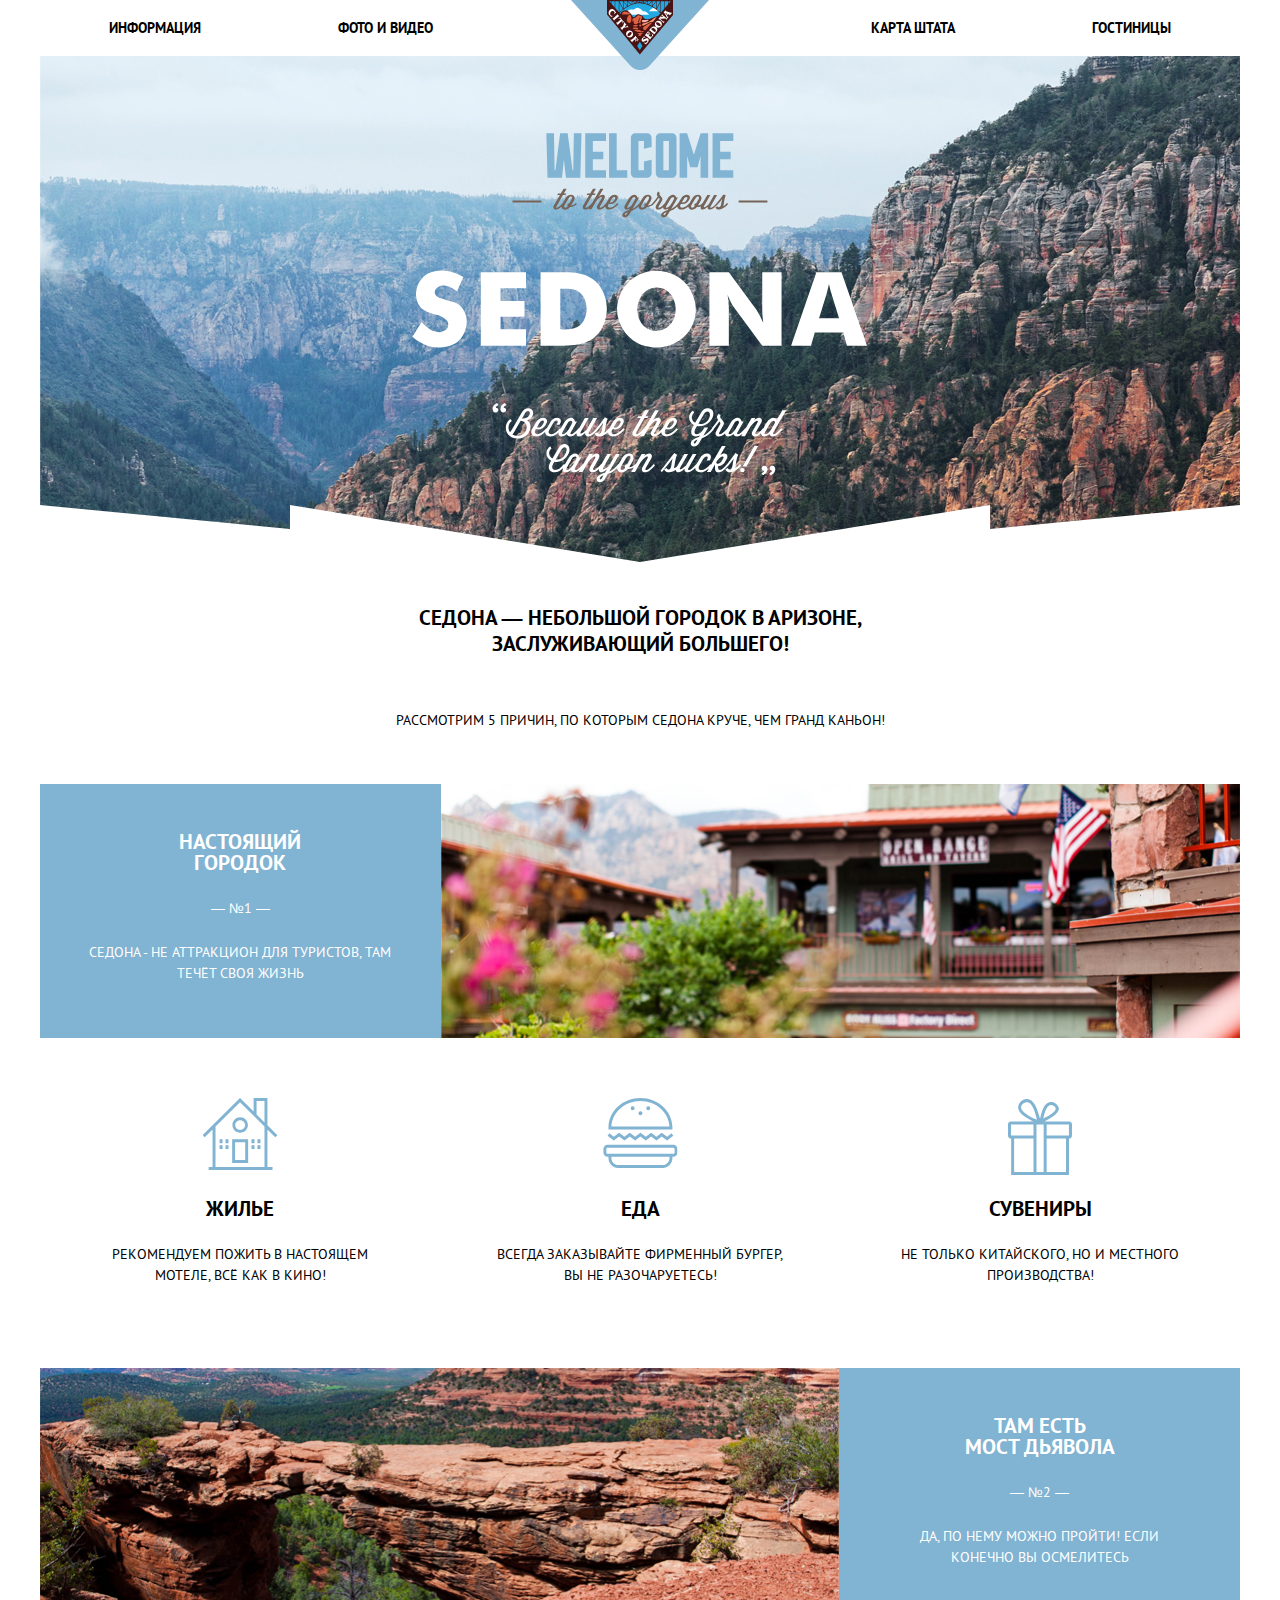
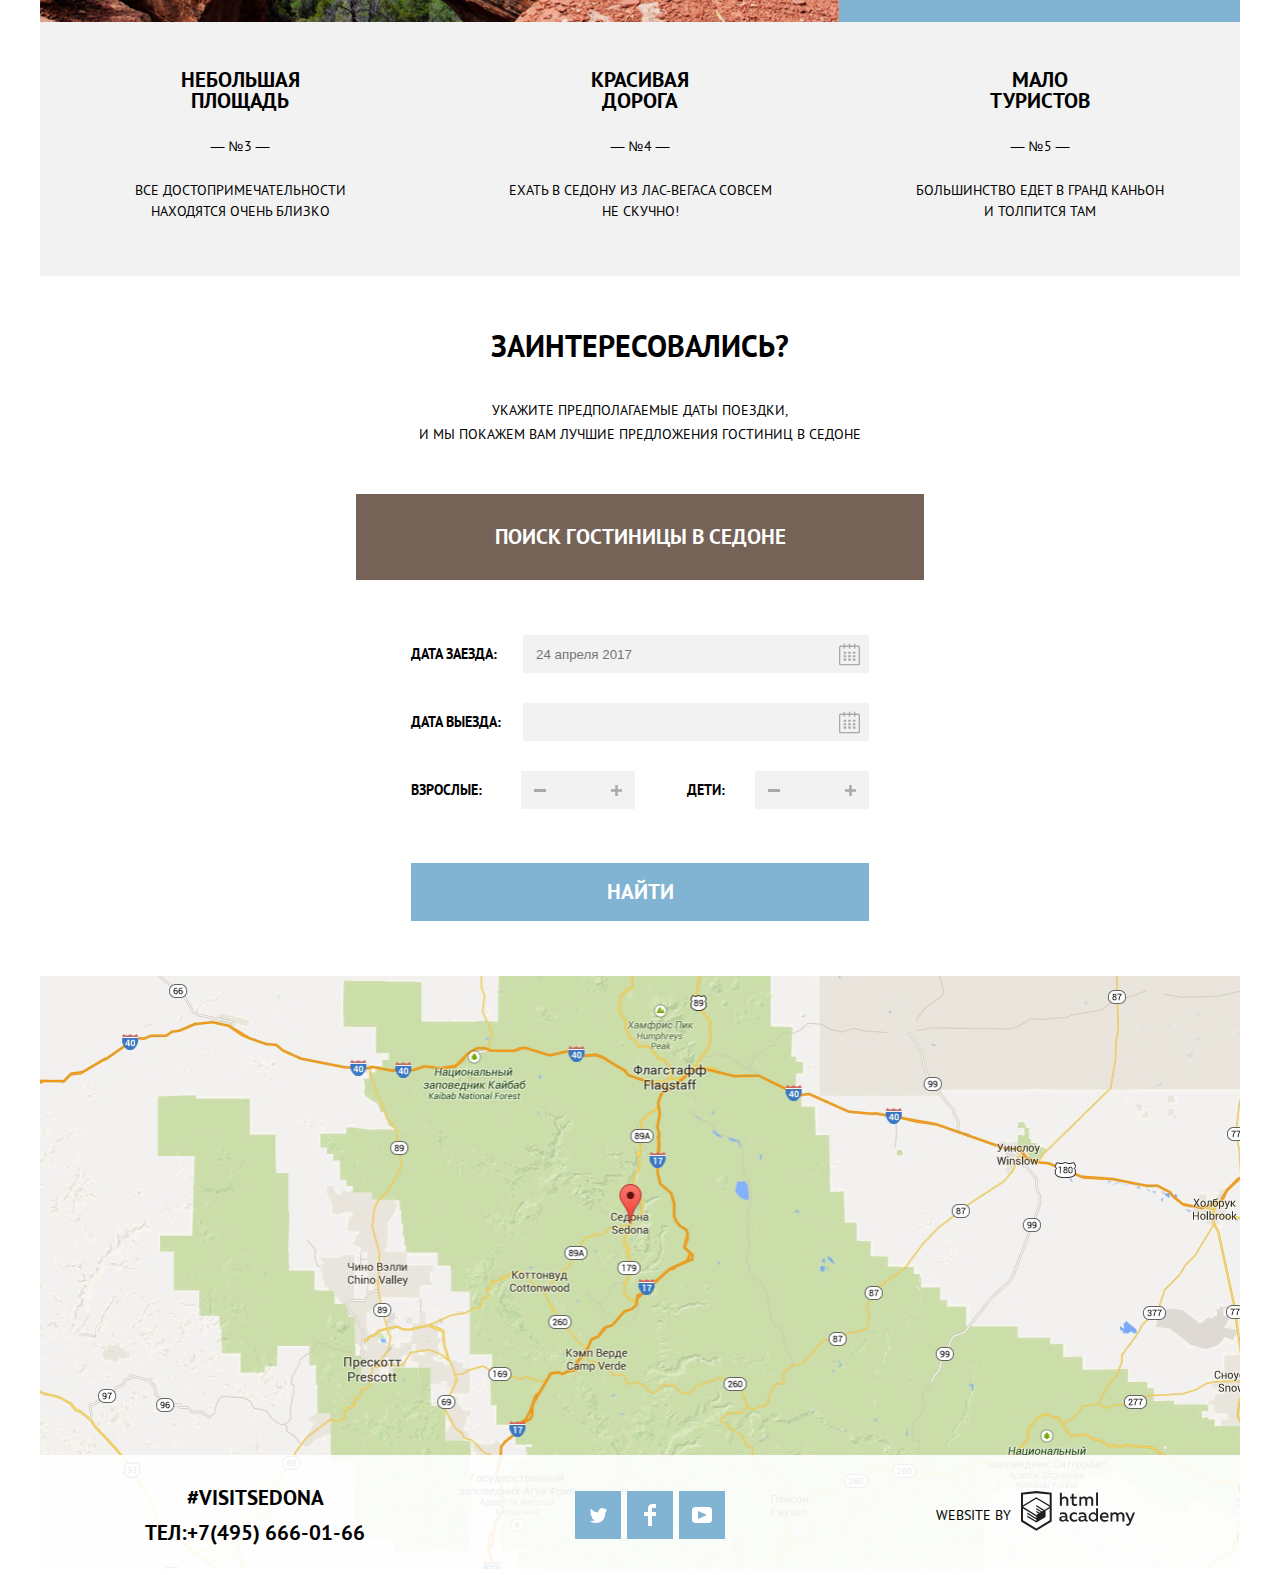
<file: index.html>
<!DOCTYPE html>
<html class="page" lang="ru">

<head>
  <meta charset="utf-8">
  <meta http-equiv="X-UA-Compatible" content="IE=edge">
  <meta name="viewport" content="width=device-width, initial-scale=1.0">
  <link rel="stylesheet" href="./css/style.css">
  <title>Седона</title>
</head>

<body class="page__body">
  <header class="page-header">
    <nav class="navigation">
      <ul class="navigation__list">
        <li class="navigation__item">
          <a href="#">Информация</a>
        </li>
        <li class="navigation__item">
          <a href="#">Фото и видео</a>
        </li>
        <li class="navigation__item">
          <a href="#">Карта Штата</a>
        </li>
        <li class="navigation__item">
          <a href="#">Гостиницы</a>
        </li>
      </ul>
      <a class="navigation__logo">
        <img class="navigation__logo-image" src="/img/logo.svg" alt="Логотип" width="138" height="70">
      </a>
    </nav>
  </header>
  <main class="page-main">
    <h1 class="visually-hidden">Город Седона</h1>
    <section class="advantages">
      <h2 class="visually-hidden">Приемущества Седоны</h2>
      <div class="advantages__banner">
        <img class="advantages__banner-image" src="./img/welcome.svg" alt="Добро пожаловать Седону" width="456" height="351">
      </div>
      <h3 class="advantages__title">Седона — небольшой городок в Аризоне, <br> заслуживающий большего!</h3>
      <p class="advantages__intro">Рассмотрим 5 причин, по которым Седона круче, чем гранд каньон!</p>
      <ul class="advantages__list">
        <li class="advantages__item advantages__item-with-image">
          <div class="advantages__item-text">
            <h3 class="advantages__item-title">Настоящий <br> городок</h3>
            <span class="advantages__item-number">— №1 —</span>
            <p class="advantages__item-description">Седона - не аттракцион для туристов, там течёт своя жизнь</p>
          </div>
          <div class="advantages__item-image-box">
            <img class=" advantages__item-image advantages__item-image1" src="./img/image.jpg" alt="Фотография города" width="800" height="256">
          </div>
        </li>
        <li class="advantages__item advantages__item-with-icon advantages__item--housing">
          <div class="advantages__item-text">
            <h3 class="advantages__item-title">Жилье</h3>
            <p class="advantages__item-description">Рекомендуем пожить в настоящем мотеле, всё как в кино!</p>
          </div>
        </li>
        <li class="advantages__item advantages__item-with-icon advantages__item--food">
          <div class="advantages__item-text">
            <h3 class="advantages__item-title">Еда</h3>
            <p class="advantages__item-description">Всегда заказывайте фирменный бургер, вы не разочаруетесь!</p>
          </div>
        </li>
        <li class="advantages__item advantages__item-with-icon advantages__item--souvenirs">
          <div class="advantages__item-text">
            <h3 class="advantages__item-title">Сувениры</h3>
            <p class="advantages__item-description">Не только китайского, но и местного производства!</p>
          </div>
        </li>
        <li class="advantages__item advantages__item-with-image">
          <div class="advantages__item-text">
            <h3 class="advantages__item-title">Там есть<br> мост Дьявола</h3>
            <span class="advantages__item-number">— №2 —</span>
            <p class="advantages__item-description">Да, по нему можно пройти! Если конечно вы осмелитесь</p>
          </div>
          <div class="advantages__item-image-box">
            <img class=" advantages__item-image advantages__item-image2" src="./img/image2.jpg" alt="Фотография-моста" width="800" height="256">
          </div>
        </li>
        <li class="advantages__item advantages__item--bg-grey">
          <div class="advantages__item-text">
            <h3 class="advantages__item-title">Небольшая <br> площадь</h3>
            <span class="advantages__item-number">— №3 —</span>
            <p class="advantages__item-description">Все достопримечательности <br> находятся очень близко</p>
          </div>
        </li>
        <li class="advantages__item advantages__item--bg-grey">
          <div class="advantages__item-text">
            <h3 class="advantages__item-title">Красивая <br> дорога</h3>
            <span class="advantages__item-number">— №4 —</span>
            <p class="advantages__item-description">Ехать в седону из лас-вегаса совсем <br> не скучно!</p>
          </div>
        </li>
        <li class="advantages__item advantages__item--bg-grey">
          <div class="advantages__item-text">
            <h3 class="advantages__item-title">Мало <br> туристов</h3>
            <span class="advantages__item-number">— №5 —</span>
            <p class="advantages__item-description">Большинство едет в гранд каньон <br> и толпится там</p>
          </div>
        </li>
      </ul>
    </section>
    <section class="search">
      <h2 class="visually-hidden">Поиск гостиницы в Седоне</h2>
      <p class="search__text">
        <span>Заинтересовались?</span><br> Укажите предполагаемые даты поездки, <br> и мы покажем вам лучшие предложения гостиниц в седоне
      </p>
      <div class="search__button-wrapper">
        <button class="search__button" type="">Поиск гостиницы в Седоне</button>
        <div class="search-form-box">
          <form class="search-form">
            <div class="search-form__date-box">
              <label class="search-form__date-label" for="date-in">Дата заезда:</label>
              <input class="search-form__date-input" type="text" name="date-in" placeholder="24 апреля 2017">
            </div>
            <div class="search-form__date-box">
              <label class="search-form__date-label" for="date-out">Дата выезда:</label>
              <input class="search-form__date-input"type="text" name="date-out">
            </div>
            <div class="search-form__count-box">
              <div class="search-form__count search-form__count--adult">
                <div class="search-form__count-text search-form__count-text--adult">
                  <label class="search-form__count-label" for="number">Взрослые:</label>
                </div>
                <div class="search-form__count-buttons-box">
                  <button class="search-form__count-button search-form__count-button--minus">
                    <svg width="12" height="3" viewBox="0 0 12 3" fill="#A9A9A9" xmlns="http://www.w3.org/2000/svg">
                      <rect width="12" height="3"/>
                    </svg>
                  </button>
                  <input class="search-form__count-input" type="number" name="number">
                  <button class="search-form__count-button search-form__count-button--plus">
                    <svg width="11" height="11" viewBox="0 0 11 11" fill="#A9A9A9" xmlns="http://www.w3.org/2000/svg">
                      <path fill-rule="evenodd" clip-rule="evenodd" d="M4.23086 6.76932V11H6.76932V6.76932H11V4.23086H6.76932V0H4.23085V4.23086H0V6.76932H4.23086Z"/>
                    </svg>
                  </button>
                </div>
              </div>
              <div class="search-form__count search-form__count--children">
                <div class="search-form__count-text search-form__count-text-children">
                  <label class="search-form__count-label" for="number">Дети:</label>
                </div>
                <div class="search-form__count-buttons-box">
                  <button class="search-form__count-button search-form__count-button--minus">
                    <svg width="12" height="3" viewBox="0 0 12 3" fill="#A9A9A9" xmlns="http://www.w3.org/2000/svg">
                      <rect width="12" height="3"/>
                    </svg>
                  </button>
                  <input class="search-form__count-input" type="number" name="number">
                  <button class="search-form__count-button search-form__count-button--plus">
                    <svg width="11" height="11" viewBox="0 0 11 11" fill="#A9A9A9" xmlns="http://www.w3.org/2000/svg">
                      <path fill-rule="evenodd" clip-rule="evenodd" d="M4.23086 6.76932V11H6.76932V6.76932H11V4.23086H6.76932V0H4.23085V4.23086H0V6.76932H4.23086Z" />
                    </svg>
                  </button>
                </div>
              </div>
            </div>
            <button class="search-form__button-find">Найти</button>
          </form>
        </div>
      </div>
    </section>
    <div class="search__map">
      <img src="./img/map.png" alt="Карта" width="1200" height="594px">
    </div>
  </main>
  <footer class="page-footer">
    <section class="page-footer__contacts contacts">
      <h2 class="visually-hidden contacts__title">Контакты</h2>
      <span class="contacts__text">#visitSEDONA</span>
      <span class="contacts__tel">ТЕЛ:<a href="tel:+74956660166">+7(495) 666-01-66</a></span>
    </section>
    <section class="page-footer__social social">
      <h2 class="visually-hidden social__title">Cоциальные сети</h2>
      <ul class="social__list">
        <li class="social__item">
          <a class="social__link social__link--twitter" href="#">
            <span class="visually-hidden">Твиттер</span>
            <svg width="17" height="16" viewBox="0 0 17 16" fill="none" xmlns="http://www.w3.org/2000/svg">
              <path d="M10.95 1.14409C12.635 0.648089 13.934 1.41409 14.527 2.32309C15.2 2.09209 15.858 1.84209 16.538 1.61509C16.5249 2.30145 16.2117 2.94761 15.681 3.38309C16.366 3.55309 16.985 2.89209 16.985 2.89209C16.816 3.89209 15.979 4.68009 15.422 4.91609C15.191 11.6661 12.247 16.1331 5.34498 15.9981H4.89898C4.48898 15.9981 0.734977 15.5381 0.000976562 14.1111C2.27198 14.3071 3.89398 13.6891 4.69398 12.9341C3.73398 12.6341 2.01498 12.4571 1.71498 9.98409C2.06398 10.0901 2.27898 10.2121 2.90498 10.1031C1.70498 9.24709 0.373977 8.53009 0.447977 6.33009C0.732977 6.65809 1.51498 6.86609 1.78798 6.80209C1.08498 6.56109 -0.182023 3.44209 0.893977 1.85009C2.71198 3.70409 4.62898 5.45609 8.04598 5.62309C8.25398 3.33009 9.18298 1.79309 10.95 1.14409Z" fill="white"/>
            </svg>
          </a>
        </li>
        <li class="social__item">
          <a class="social__link social__link--facebook" href="#">
            <span class="visually-hidden">Фейсбук</span>
            <svg width="12" height="22" viewBox="0 0 12 22" fill="none" xmlns="http://www.w3.org/2000/svg">
              <path d="M12 4V0H8C5.79086 0 4 1.79086 4 4V8H0V12H4V22H8V12H12V8H8V4H12Z" fill="white"/>
            </svg>
          </a>
        </li>
        <li class="social__item">
          <a class="social__link social__link--youtube" href="#">
            <span class="visually-hidden">Ютуб</span>
            <svg width="20" height="16" viewBox="0 0 20 16" fill="none" xmlns="http://www.w3.org/2000/svg">
              <path fill-rule="evenodd" clip-rule="evenodd" d="M3 0H17C18.65 0 20 1.35 20 3V13C20 14.65 18.65 16 17 16H3C1.35 16 0 14.65 0 13V3C0 1.35 1.35 0 3 0ZM6.027 4.002V11.998L15.014 8L6.027 4.002Z" fill="white"/>
            </svg>
          </a>
        </li>
      </ul>
    </section>
    <p class="page-footer__copyright copyright">
      <span class="copyright__text">Website by</span>
      <a class="copyright__link" href="#">
        <svg width="114" height="40" viewBox="0 0 114 40" fill="none" xmlns="http://www.w3.org/2000/svg">
          <path fill-rule="evenodd" clip-rule="evenodd" d="M15.5197 0.057373H15.3509L0 1.71895V30.4945L15.3509 39.8382L30.7018 30.4945V1.71895L15.5197 0.057373ZM77.0183 1.62185H75.0876V14.7311H77.0183V1.62185ZM40.8619 1.63264V6.76843C41.6131 5.9864 42.6386 5.5436 43.7105 5.53843C44.6823 5.47908 45.6329 5.84495 46.3253 6.54479C47.0177 7.24462 47.3866 8.21244 47.3399 9.20685V14.7634H45.367V9.46579C45.4231 8.94897 45.2754 8.43059 44.9566 8.02553C44.6377 7.62047 44.174 7.36218 43.6683 7.3079H43.3518C42.3456 7.36979 41.4321 7.9295 40.9041 8.80764V14.7634H38.8995V1.63264H40.8619ZM77.0183 30.4837H75.2775V29.0595C74.4828 30.1353 73.23 30.7538 71.9119 30.7211C69.4751 30.5528 67.5825 28.4822 67.5825 25.9845C67.5825 23.4867 69.4751 21.4162 71.9119 21.2479C73.1195 21.2052 74.2818 21.7203 75.0771 22.6505V17.3205H77.0183V30.4837ZM47.0656 29.0595C47.263 29.0515 47.4583 29.0152 47.6459 28.9516V30.3866C47.2482 30.5404 46.826 30.6172 46.4009 30.6132C45.6482 30.6769 44.9394 30.2429 44.639 29.5342C43.7036 30.31 42.5302 30.7227 41.3261 30.6995C39.733 30.6995 38.256 29.804 38.256 27.9482C38.256 25.65 40.3661 24.9379 42.1702 24.9379C42.9402 24.9505 43.707 25.0408 44.4596 25.2076V24.884C44.4596 23.805 43.6578 22.9742 42.1491 22.9742C41.0585 22.9764 39.9804 23.2116 38.9839 23.6647V21.8305C40.0678 21.451 41.204 21.2506 42.3495 21.2371C44.8394 21.2371 46.3693 22.4455 46.3693 25.1753V28.4121C46.3546 28.5668 46.401 28.721 46.4981 28.8406C46.5951 28.9601 46.7349 29.035 46.8862 29.0487H47.0656V29.0595ZM40.2711 27.8403C40.298 28.229 40.4761 28.5905 40.7655 28.844C41.055 29.0974 41.4317 29.2217 41.8115 29.189H41.9275C42.8819 29.1906 43.7973 28.8022 44.4702 28.11V26.5779C43.842 26.4414 43.2026 26.3655 42.5605 26.3513C41.5055 26.3513 40.2817 26.7074 40.2817 27.8403H40.2711ZM56.0229 21.9384C55.1962 21.4632 54.2596 21.2246 53.3115 21.2479H52.9422C51.7332 21.2873 50.5891 21.8166 49.7619 22.7192C48.9347 23.6218 48.4923 24.8236 48.5321 26.06V26.5024C48.6957 29.0004 50.805 30.8921 53.2482 30.7318C54.2519 30.7555 55.2477 30.5452 56.1601 30.1168V28.2718C55.3769 28.7215 54.4945 28.9591 53.5963 28.9624C52.5199 29.0288 51.4963 28.4793 50.9385 27.5356C50.3806 26.5918 50.3806 25.4095 50.9385 24.4658C51.4963 23.522 52.5199 22.9725 53.5963 23.039C54.461 23.0357 55.3066 23.2989 56.0229 23.7942V21.9384ZM66.1514 29.0595C66.3488 29.0515 66.5441 29.0152 66.7317 28.9516V30.3866C66.334 30.5404 65.9118 30.6172 65.4867 30.6132C64.734 30.6769 64.0252 30.2429 63.7248 29.5342C62.7894 30.31 61.616 30.7227 60.4119 30.6995C58.8188 30.6995 57.3417 29.804 57.3417 27.9482C57.3417 25.65 59.4518 24.9379 61.256 24.9379C62.0259 24.9505 62.7928 25.0408 63.5454 25.2076V24.884C63.5454 23.805 62.7436 22.9742 61.2349 22.9742C60.1443 22.9764 59.0662 23.2116 58.0697 23.6647V21.8305C59.1536 21.451 60.2897 21.2506 61.4353 21.2371C63.9252 21.2371 65.455 22.4455 65.455 25.1753V28.4121C65.4404 28.5668 65.4868 28.721 65.5838 28.8406C65.6809 28.9601 65.8207 29.035 65.972 29.0487H66.1514V29.0595ZM59.855 28.8481C59.5632 28.5943 59.3837 28.2311 59.3569 27.8403H59.378C59.378 26.7074 60.5385 26.3513 61.6569 26.3513C62.299 26.3655 62.9383 26.4414 63.5665 26.5779V28.11C62.8937 28.8022 61.9782 29.1906 61.0239 29.189H60.9078C60.5263 29.2247 60.1469 29.1019 59.855 28.8481ZM69.3271 25.9305C69.3271 24.2859 70.6308 22.9526 72.239 22.9526L72.2601 23.0066C73.4742 23.0066 74.5742 23.7382 75.0665 24.8732V27.0311C74.5856 28.1871 73.4673 28.9296 72.239 28.9084C70.6308 28.9084 69.3271 27.5752 69.3271 25.9305ZM83.3486 21.2479C86.8408 21.2479 88.0541 24.1395 87.4844 26.7397H80.922C81.1436 28.3582 82.6839 29.0163 84.2876 29.0163C85.2509 29.0196 86.2027 28.8021 87.0729 28.3797V30.1061C86.0736 30.5421 84.9939 30.7519 83.9078 30.7211C81.2385 30.7211 78.8963 29.189 78.8963 25.9521C78.8362 24.7502 79.2482 23.5736 80.0408 22.6841C80.8334 21.7945 81.9408 21.2658 83.1165 21.2155H83.3486V21.2479ZM80.8693 25.1753C80.9704 23.8237 82.1216 22.8104 83.4436 22.9095H83.4858C84.1064 22.8531 84.7196 23.08 85.1612 23.5295C85.6028 23.979 85.8275 24.6051 85.7752 25.24H80.8693V25.1753ZM89.489 30.4621V21.4961H91.2298V22.575C91.9777 21.7197 93.041 21.2229 94.1628 21.2047C95.2951 21.1328 96.3712 21.7163 96.9482 22.7153C97.7407 21.8335 98.8477 21.3161 100.018 21.2803C100.952 21.2327 101.859 21.6011 102.507 22.2901C103.154 22.9792 103.478 23.9213 103.394 24.8732V30.4837H101.39V24.9271C101.437 24.4734 101.306 24.0191 101.024 23.6647C100.743 23.3104 100.336 23.0852 99.8917 23.039H99.6174C98.7512 23.0941 97.9525 23.536 97.4335 24.2474V30.4837H95.4289V24.9271C95.4728 24.47 95.3357 24.0139 95.0481 23.6611C94.7606 23.3082 94.3467 23.088 93.8991 23.0497H93.6881C92.7466 23.1344 91.8915 23.6449 91.3564 24.4416V30.5161H89.5312L89.489 30.4621ZM113.977 21.4745H111.972L109.324 28.2718L106.306 21.4853H104.196L108.417 30.5484L108.237 31.0016C107.72 32.3611 107.003 33.0516 106.053 33.0516C105.75 33.0548 105.447 33.0112 105.156 32.9221V34.6161C105.536 34.7125 105.926 34.7632 106.317 34.7671C107.646 34.7671 108.902 34.0226 109.851 31.6813L113.977 21.4745ZM52.689 5.78658V2.54974L50.7266 3.01369V5.73264H49.144V7.49132H50.7899V11.9905C50.7231 12.817 51.0244 13.6301 51.61 14.2038C52.1955 14.7775 53.0028 15.0505 53.8073 14.9468C54.5996 14.9535 55.3875 14.8259 56.139 14.5692V12.8429C55.5727 13.0781 54.9672 13.199 54.356 13.199C53.2165 13.199 52.689 12.8105 52.689 11.6237V7.5129H55.8541V5.78658H52.689ZM58.3862 14.7526V5.75421H60.1376V6.83316C60.8811 5.97655 61.9403 5.476 63.0601 5.45211C64.1624 5.38099 65.2146 5.93142 65.8032 6.88711C66.5958 6.00534 67.7028 5.48794 68.8734 5.45211C69.8138 5.41462 70.7233 5.79859 71.364 6.50353C72.0046 7.20846 72.3126 8.16418 72.2073 9.12053V14.7418H70.2028V9.18527C70.2499 8.73151 70.1184 8.27721 69.8373 7.92287C69.5561 7.56853 69.1485 7.34334 68.7046 7.29711H68.4619C67.5957 7.35228 66.797 7.7942 66.278 8.50553V14.7418H64.2734V9.18527C64.3206 8.73151 64.1891 8.27721 63.9079 7.92287C63.6268 7.56853 63.2191 7.34334 62.7752 7.29711H62.5326C61.5911 7.38181 60.736 7.89229 60.2009 8.68895V14.7634H58.3862V14.7526ZM28.6972 29.3033L28.7078 29.2968L28.6972 29.3184V29.3033ZM28.6972 17.3205V29.3033L15.3509 37.4321L2.00459 29.3184V17.5147L15.2876 25.6068V27.0311L6.18257 21.5284V22.9418L15.3404 28.5632V30.0629L6.19312 24.4955V25.9521L15.3509 31.5734L24.5826 25.9197V19.8129L28.6972 17.3205ZM28.7078 15.7776L25.0362 17.9355L23.3482 19.0145L15.3087 14.0837V15.4971L22.156 19.7266L22.0083 19.8237L20.9532 20.4063L15.2876 16.9537V18.3995L19.761 21.1184L18.706 21.8413L15.3298 19.7913V21.2047L17.5454 22.5426L15.2982 23.9021L2.11009 15.864L15.3087 7.72869L28.7078 15.7776ZM15.2876 6.27211L28.7078 14.3534V3.56395L15.3615 2.12895L2.01514 3.56395V14.3534L15.2876 6.27211Z" fill="#231F20"/>
        </svg>
      </a>
    </p>
  </footer>


</body>

</html>
</file>
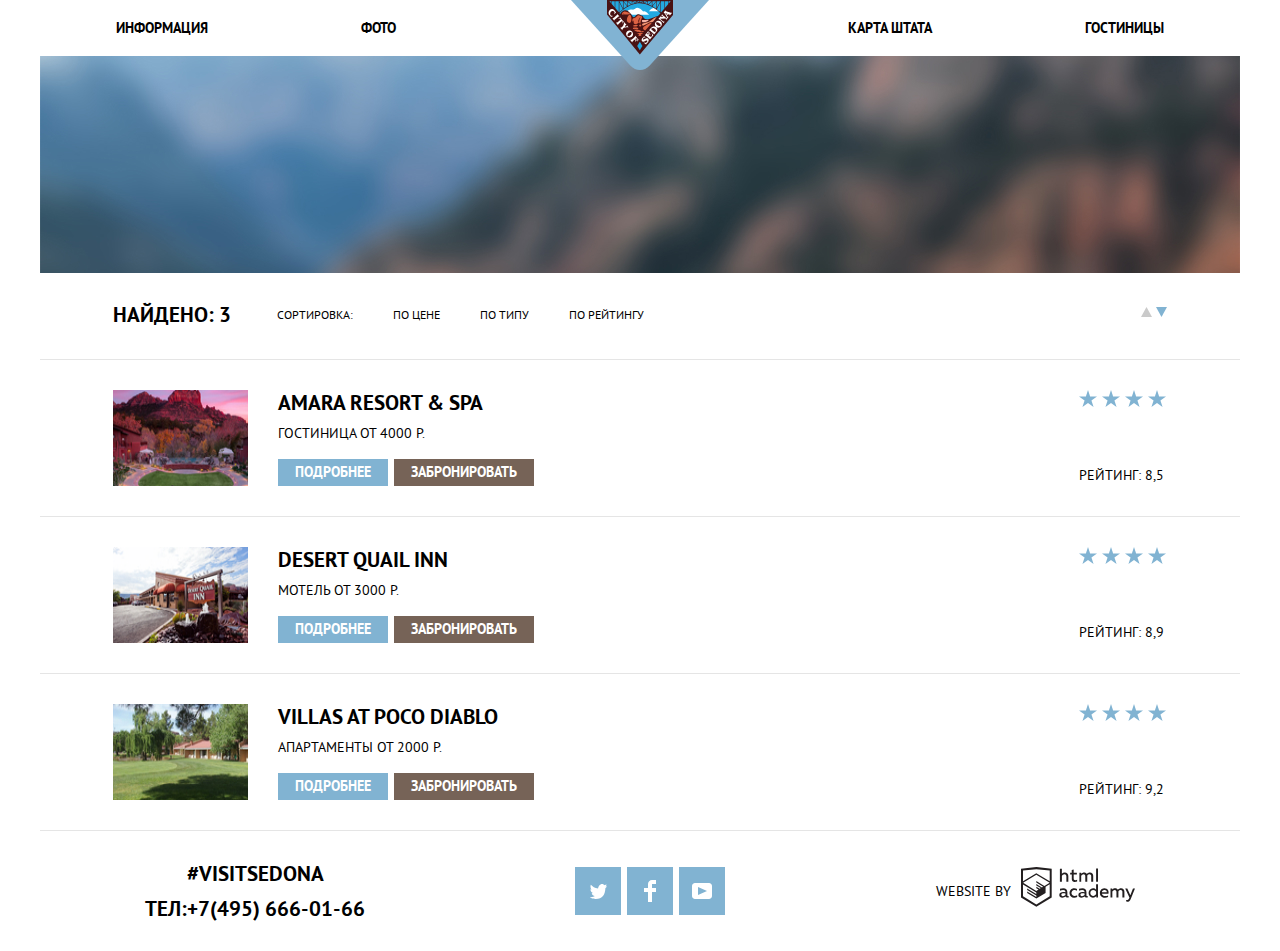
<file: hotels.html>
<!DOCTYPE html>
<html class="page" lang="ru">

<head>
  <meta charset="UTF-8">
  <meta http-equiv="X-UA-Compatible" content="IE=edge">
  <meta name="viewport" content="width=device-width, initial-scale=1.0">
  <link rel="stylesheet" href="/css/style.css">
  <title>Отели Седона</title>
</head>

<body class="page__body">
  <header class="page__header">
    <nav class="navigation">
      <a class="navigation__logo" href="index.html">
        <img class="navigation__logo-image" src="/img/logo.svg" alt="Логотип" width="138" height="70">
      </a>
      <ul class="navigation__list">
        <li class="navigation__item">
          <a href="#">Информация</a>
        </li>
        <li class="navigation__item">
          <a href="#">Фото</a>
        </li>
        <li class="navigation__item">
          <a href="#">Карта Штата</a>
        </li>
        <li class="navigation__item">
          <a>Гостиницы</a>
        </li>
      </ul>
    </nav>
  </header>
  <main class="page-main">
    <h1 class="visually-hidden">Гостиницы</h1>
    <section class="filters">
      <h2 class="visually-hidden">Фильтры</h2>
    </section>
    <section class="sorting">
      <p class="sorting__result">Найдено: 3</p>
      <div class="sorting__list-box">
        <ul class="sorting__list">
          <li class="sorting__item">Сортировка:</li>
          <li class="sorting__item">По цене</li>
          <li class="sorting__item">По типу</li>
          <li class="sorting__item">По рейтингу</li>
        </ul>
        <div class="sorting__buttons">
          <svg width="11" height="10" viewBox="0 0 11 10" fill="none" xmlns="http://www.w3.org/2000/svg">
            <path d="M5.5 0L0 10H11L5.5 0Z" fill="#CACACA"/>
          </svg>
          <svg width="11" height="10" viewBox="0 0 11 10" fill="none" xmlns="http://www.w3.org/2000/svg">
            <path d="M5.5 10L0 0H11" fill="#81B3D2"/>
          </svg>
        </div>
      </div>
    </section>
    <section class="hotels">
      <h2 class="visually-hidden">Cписок гостиниц</h2>
      <ul class="hotels__list">
        <li class="hotels__item">
          <img class="hotels__item-image" src="/img/Hotels1.jpg" alt="Гостиница" width="135" height="90">
          <div class="hotels__item-content-box">
            <div class="hotels__item-text-box">
              <h3 class="hotels__item-title">Amara Resort & Spa</h3>
              <div class="hotels__item-prices">
                Гостиница От 4000 Р.
              </div>
              <div class="hotels__item-buttons-box">
                <a class="hotels__item-link" href="#">Подробнее</a>
                <button class="hotels__item-button" type="button">Забронировать</button>
              </div>
            </div>
            <div class="hotels__item-rating-box">
              <div class="hotels__item-rating-stars">
                <svg width="19" height="17" viewBox="0 0 19 17" fill="none" xmlns="http://www.w3.org/2000/svg">
                  <path d="M9.002 0L11.128 6.494H18.005L12.441 10.506L14.566 17L9.002 12.987L3.438 17L5.564 10.506L0 6.494H6.878L9.002 0Z" fill="#81B3D2"/>
                </svg>
                <svg width="19" height="17" viewBox="0 0 19 17" fill="none" xmlns="http://www.w3.org/2000/svg">
                  <path d="M9.002 0L11.128 6.494H18.005L12.441 10.506L14.566 17L9.002 12.987L3.438 17L5.564 10.506L0 6.494H6.878L9.002 0Z" fill="#81B3D2"/>
                </svg>
                <svg width="19" height="17" viewBox="0 0 19 17" fill="none" xmlns="http://www.w3.org/2000/svg">
                  <path d="M9.002 0L11.128 6.494H18.005L12.441 10.506L14.566 17L9.002 12.987L3.438 17L5.564 10.506L0 6.494H6.878L9.002 0Z" fill="#81B3D2"/>
                </svg>
                <svg width="19" height="17" viewBox="0 0 19 17" fill="none" xmlns="http://www.w3.org/2000/svg">
                  <path d="M9.002 0L11.128 6.494H18.005L12.441 10.506L14.566 17L9.002 12.987L3.438 17L5.564 10.506L0 6.494H6.878L9.002 0Z" fill="#81B3D2"/>
                </svg>
              </div>
              <div class="hotels__item-rating-text">
                Рейтинг: 8,5
              </div>
            </div>
          </div>
        </li>
        <li class="hotels__item">
          <img class="hotels__item-image" src="/img/Hotels2.jpg" alt="Мотель" width="135" height="90">
          <div class="hotels__item-content-box">
            <div class="hotels__item-text-box">
              <h3 class="hotels__item-title">Desert Quail Inn</h3>
              <div class="hotels__item-prices">
                Мотель От 3000 Р.
              </div>
              <div class="hotels__item-buttons-box">
                <a class="hotels__item-link" href="#">Подробнее</a>
                <button class="hotels__item-button" type="button">Забронировать</button>
              </div>
            </div>
            <div class="hotels__item-rating-box">
              <div class="hotels__item-rating-stars">
                <svg width="19" height="17" viewBox="0 0 19 17" fill="none" xmlns="http://www.w3.org/2000/svg">
                  <path d="M9.002 0L11.128 6.494H18.005L12.441 10.506L14.566 17L9.002 12.987L3.438 17L5.564 10.506L0 6.494H6.878L9.002 0Z" fill="#81B3D2"/>
                </svg>
                <svg width="19" height="17" viewBox="0 0 19 17" fill="none" xmlns="http://www.w3.org/2000/svg">
                  <path d="M9.002 0L11.128 6.494H18.005L12.441 10.506L14.566 17L9.002 12.987L3.438 17L5.564 10.506L0 6.494H6.878L9.002 0Z" fill="#81B3D2"/>
                </svg>
                <svg width="19" height="17" viewBox="0 0 19 17" fill="none" xmlns="http://www.w3.org/2000/svg">
                  <path d="M9.002 0L11.128 6.494H18.005L12.441 10.506L14.566 17L9.002 12.987L3.438 17L5.564 10.506L0 6.494H6.878L9.002 0Z" fill="#81B3D2"/>
                </svg>
                <svg width="19" height="17" viewBox="0 0 19 17" fill="none" xmlns="http://www.w3.org/2000/svg">
                  <path d="M9.002 0L11.128 6.494H18.005L12.441 10.506L14.566 17L9.002 12.987L3.438 17L5.564 10.506L0 6.494H6.878L9.002 0Z" fill="#81B3D2"/>
                </svg>
              </div>
              <div class="hotels__item-rating-text">
                Рейтинг: 8,9
              </div>
            </div>
          </div>
        </li>
        <li class="hotels__item">
          <img class="hotels__item-image" src="/img/Hotels3.jpg" alt="Апартаменты" width="135" height="90">
          <div class="hotels__item-content-box">
            <div class="hotels__item-text-box">
              <h3 class="hotels__item-title">Villas at Poco Diablo</h3>
              <div class="hotels__item-prices">
                Апартаменты От 2000 Р.
              </div>
              <div class="hotels__item-buttons-box">
                <a class="hotels__item-link" href="#">Подробнее</a>
                <button class="hotels__item-button" type="button">Забронировать</button>
              </div>
            </div>
            <div class="hotels__item-rating-box">
              <div class="hotels__item-rating-stars">
                <svg width="19" height="17" viewBox="0 0 19 17" fill="none" xmlns="http://www.w3.org/2000/svg">
                  <path d="M9.002 0L11.128 6.494H18.005L12.441 10.506L14.566 17L9.002 12.987L3.438 17L5.564 10.506L0 6.494H6.878L9.002 0Z" fill="#81B3D2"/>
                </svg>
                <svg width="19" height="17" viewBox="0 0 19 17" fill="none" xmlns="http://www.w3.org/2000/svg">
                  <path d="M9.002 0L11.128 6.494H18.005L12.441 10.506L14.566 17L9.002 12.987L3.438 17L5.564 10.506L0 6.494H6.878L9.002 0Z" fill="#81B3D2"/>
                </svg>
                <svg width="19" height="17" viewBox="0 0 19 17" fill="none" xmlns="http://www.w3.org/2000/svg">
                  <path d="M9.002 0L11.128 6.494H18.005L12.441 10.506L14.566 17L9.002 12.987L3.438 17L5.564 10.506L0 6.494H6.878L9.002 0Z" fill="#81B3D2"/>
                </svg>
                <svg width="19" height="17" viewBox="0 0 19 17" fill="none" xmlns="http://www.w3.org/2000/svg">
                  <path d="M9.002 0L11.128 6.494H18.005L12.441 10.506L14.566 17L9.002 12.987L3.438 17L5.564 10.506L0 6.494H6.878L9.002 0Z" fill="#81B3D2"/>
                </svg>
              </div>
              <div class="hotels__item-rating-text">
                Рейтинг: 9,2
              </div>
            </div>
          </div>
        </li>
      </ul>
    </section>
  </main>
  <footer class="page-footer page-footer--hotels">
    <section class="page-footer__contacts contacts">
      <h2 class="visually-hidden contacts__title">Контакты</h2>
      <span class="contacts__text">#visitSEDONA</span>
      <span class="contacts__tel">ТЕЛ:<a href="tel:+74956660166">+7(495) 666-01-66</a></span>
    </section>
    <section class="page-footer__social social">
      <h2 class="visually-hidden social__title">Cоциальные сети</h2>
      <ul class="social__list">
        <li class="social__item">
          <a class="social__link social__link--twitter" href="#">
            <span class="visually-hidden">Твиттер</span>
            <svg width="17" height="16" viewBox="0 0 17 16" fill="none" xmlns="http://www.w3.org/2000/svg">
              <path d="M10.95 1.14409C12.635 0.648089 13.934 1.41409 14.527 2.32309C15.2 2.09209 15.858 1.84209 16.538 1.61509C16.5249 2.30145 16.2117 2.94761 15.681 3.38309C16.366 3.55309 16.985 2.89209 16.985 2.89209C16.816 3.89209 15.979 4.68009 15.422 4.91609C15.191 11.6661 12.247 16.1331 5.34498 15.9981H4.89898C4.48898 15.9981 0.734977 15.5381 0.000976562 14.1111C2.27198 14.3071 3.89398 13.6891 4.69398 12.9341C3.73398 12.6341 2.01498 12.4571 1.71498 9.98409C2.06398 10.0901 2.27898 10.2121 2.90498 10.1031C1.70498 9.24709 0.373977 8.53009 0.447977 6.33009C0.732977 6.65809 1.51498 6.86609 1.78798 6.80209C1.08498 6.56109 -0.182023 3.44209 0.893977 1.85009C2.71198 3.70409 4.62898 5.45609 8.04598 5.62309C8.25398 3.33009 9.18298 1.79309 10.95 1.14409Z" fill="white"/>
            </svg>
          </a>
        </li>
        <li class="social__item">
          <a class="social__link social__link--facebook" href="#">
            <span class="visually-hidden">Фейсбук</span>
            <svg width="12" height="22" viewBox="0 0 12 22" fill="none" xmlns="http://www.w3.org/2000/svg">
              <path d="M12 4V0H8C5.79086 0 4 1.79086 4 4V8H0V12H4V22H8V12H12V8H8V4H12Z" fill="white"/>
            </svg>
          </a>
        </li>
        <li class="social__item">
          <a class="social__link social__link--youtube" href="#">
            <span class="visually-hidden">Ютуб</span>
            <svg width="20" height="16" viewBox="0 0 20 16" fill="none" xmlns="http://www.w3.org/2000/svg">
              <path fill-rule="evenodd" clip-rule="evenodd" d="M3 0H17C18.65 0 20 1.35 20 3V13C20 14.65 18.65 16 17 16H3C1.35 16 0 14.65 0 13V3C0 1.35 1.35 0 3 0ZM6.027 4.002V11.998L15.014 8L6.027 4.002Z" fill="white"/>
            </svg>
          </a>
        </li>
      </ul>
    </section>
    <p class="page-footer__copyright copyright">
      <span class="copyright__text">Website by</span>
      <a class="copyright__link" href="#">
        <svg width="114" height="40" viewBox="0 0 114 40" fill="none" xmlns="http://www.w3.org/2000/svg">
          <path fill-rule="evenodd" clip-rule="evenodd" d="M15.5197 0.057373H15.3509L0 1.71895V30.4945L15.3509 39.8382L30.7018 30.4945V1.71895L15.5197 0.057373ZM77.0183 1.62185H75.0876V14.7311H77.0183V1.62185ZM40.8619 1.63264V6.76843C41.6131 5.9864 42.6386 5.5436 43.7105 5.53843C44.6823 5.47908 45.6329 5.84495 46.3253 6.54479C47.0177 7.24462 47.3866 8.21244 47.3399 9.20685V14.7634H45.367V9.46579C45.4231 8.94897 45.2754 8.43059 44.9566 8.02553C44.6377 7.62047 44.174 7.36218 43.6683 7.3079H43.3518C42.3456 7.36979 41.4321 7.9295 40.9041 8.80764V14.7634H38.8995V1.63264H40.8619ZM77.0183 30.4837H75.2775V29.0595C74.4828 30.1353 73.23 30.7538 71.9119 30.7211C69.4751 30.5528 67.5825 28.4822 67.5825 25.9845C67.5825 23.4867 69.4751 21.4162 71.9119 21.2479C73.1195 21.2052 74.2818 21.7203 75.0771 22.6505V17.3205H77.0183V30.4837ZM47.0656 29.0595C47.263 29.0515 47.4583 29.0152 47.6459 28.9516V30.3866C47.2482 30.5404 46.826 30.6172 46.4009 30.6132C45.6482 30.6769 44.9394 30.2429 44.639 29.5342C43.7036 30.31 42.5302 30.7227 41.3261 30.6995C39.733 30.6995 38.256 29.804 38.256 27.9482C38.256 25.65 40.3661 24.9379 42.1702 24.9379C42.9402 24.9505 43.707 25.0408 44.4596 25.2076V24.884C44.4596 23.805 43.6578 22.9742 42.1491 22.9742C41.0585 22.9764 39.9804 23.2116 38.9839 23.6647V21.8305C40.0678 21.451 41.204 21.2506 42.3495 21.2371C44.8394 21.2371 46.3693 22.4455 46.3693 25.1753V28.4121C46.3546 28.5668 46.401 28.721 46.4981 28.8406C46.5951 28.9601 46.7349 29.035 46.8862 29.0487H47.0656V29.0595ZM40.2711 27.8403C40.298 28.229 40.4761 28.5905 40.7655 28.844C41.055 29.0974 41.4317 29.2217 41.8115 29.189H41.9275C42.8819 29.1906 43.7973 28.8022 44.4702 28.11V26.5779C43.842 26.4414 43.2026 26.3655 42.5605 26.3513C41.5055 26.3513 40.2817 26.7074 40.2817 27.8403H40.2711ZM56.0229 21.9384C55.1962 21.4632 54.2596 21.2246 53.3115 21.2479H52.9422C51.7332 21.2873 50.5891 21.8166 49.7619 22.7192C48.9347 23.6218 48.4923 24.8236 48.5321 26.06V26.5024C48.6957 29.0004 50.805 30.8921 53.2482 30.7318C54.2519 30.7555 55.2477 30.5452 56.1601 30.1168V28.2718C55.3769 28.7215 54.4945 28.9591 53.5963 28.9624C52.5199 29.0288 51.4963 28.4793 50.9385 27.5356C50.3806 26.5918 50.3806 25.4095 50.9385 24.4658C51.4963 23.522 52.5199 22.9725 53.5963 23.039C54.461 23.0357 55.3066 23.2989 56.0229 23.7942V21.9384ZM66.1514 29.0595C66.3488 29.0515 66.5441 29.0152 66.7317 28.9516V30.3866C66.334 30.5404 65.9118 30.6172 65.4867 30.6132C64.734 30.6769 64.0252 30.2429 63.7248 29.5342C62.7894 30.31 61.616 30.7227 60.4119 30.6995C58.8188 30.6995 57.3417 29.804 57.3417 27.9482C57.3417 25.65 59.4518 24.9379 61.256 24.9379C62.0259 24.9505 62.7928 25.0408 63.5454 25.2076V24.884C63.5454 23.805 62.7436 22.9742 61.2349 22.9742C60.1443 22.9764 59.0662 23.2116 58.0697 23.6647V21.8305C59.1536 21.451 60.2897 21.2506 61.4353 21.2371C63.9252 21.2371 65.455 22.4455 65.455 25.1753V28.4121C65.4404 28.5668 65.4868 28.721 65.5838 28.8406C65.6809 28.9601 65.8207 29.035 65.972 29.0487H66.1514V29.0595ZM59.855 28.8481C59.5632 28.5943 59.3837 28.2311 59.3569 27.8403H59.378C59.378 26.7074 60.5385 26.3513 61.6569 26.3513C62.299 26.3655 62.9383 26.4414 63.5665 26.5779V28.11C62.8937 28.8022 61.9782 29.1906 61.0239 29.189H60.9078C60.5263 29.2247 60.1469 29.1019 59.855 28.8481ZM69.3271 25.9305C69.3271 24.2859 70.6308 22.9526 72.239 22.9526L72.2601 23.0066C73.4742 23.0066 74.5742 23.7382 75.0665 24.8732V27.0311C74.5856 28.1871 73.4673 28.9296 72.239 28.9084C70.6308 28.9084 69.3271 27.5752 69.3271 25.9305ZM83.3486 21.2479C86.8408 21.2479 88.0541 24.1395 87.4844 26.7397H80.922C81.1436 28.3582 82.6839 29.0163 84.2876 29.0163C85.2509 29.0196 86.2027 28.8021 87.0729 28.3797V30.1061C86.0736 30.5421 84.9939 30.7519 83.9078 30.7211C81.2385 30.7211 78.8963 29.189 78.8963 25.9521C78.8362 24.7502 79.2482 23.5736 80.0408 22.6841C80.8334 21.7945 81.9408 21.2658 83.1165 21.2155H83.3486V21.2479ZM80.8693 25.1753C80.9704 23.8237 82.1216 22.8104 83.4436 22.9095H83.4858C84.1064 22.8531 84.7196 23.08 85.1612 23.5295C85.6028 23.979 85.8275 24.6051 85.7752 25.24H80.8693V25.1753ZM89.489 30.4621V21.4961H91.2298V22.575C91.9777 21.7197 93.041 21.2229 94.1628 21.2047C95.2951 21.1328 96.3712 21.7163 96.9482 22.7153C97.7407 21.8335 98.8477 21.3161 100.018 21.2803C100.952 21.2327 101.859 21.6011 102.507 22.2901C103.154 22.9792 103.478 23.9213 103.394 24.8732V30.4837H101.39V24.9271C101.437 24.4734 101.306 24.0191 101.024 23.6647C100.743 23.3104 100.336 23.0852 99.8917 23.039H99.6174C98.7512 23.0941 97.9525 23.536 97.4335 24.2474V30.4837H95.4289V24.9271C95.4728 24.47 95.3357 24.0139 95.0481 23.6611C94.7606 23.3082 94.3467 23.088 93.8991 23.0497H93.6881C92.7466 23.1344 91.8915 23.6449 91.3564 24.4416V30.5161H89.5312L89.489 30.4621ZM113.977 21.4745H111.972L109.324 28.2718L106.306 21.4853H104.196L108.417 30.5484L108.237 31.0016C107.72 32.3611 107.003 33.0516 106.053 33.0516C105.75 33.0548 105.447 33.0112 105.156 32.9221V34.6161C105.536 34.7125 105.926 34.7632 106.317 34.7671C107.646 34.7671 108.902 34.0226 109.851 31.6813L113.977 21.4745ZM52.689 5.78658V2.54974L50.7266 3.01369V5.73264H49.144V7.49132H50.7899V11.9905C50.7231 12.817 51.0244 13.6301 51.61 14.2038C52.1955 14.7775 53.0028 15.0505 53.8073 14.9468C54.5996 14.9535 55.3875 14.8259 56.139 14.5692V12.8429C55.5727 13.0781 54.9672 13.199 54.356 13.199C53.2165 13.199 52.689 12.8105 52.689 11.6237V7.5129H55.8541V5.78658H52.689ZM58.3862 14.7526V5.75421H60.1376V6.83316C60.8811 5.97655 61.9403 5.476 63.0601 5.45211C64.1624 5.38099 65.2146 5.93142 65.8032 6.88711C66.5958 6.00534 67.7028 5.48794 68.8734 5.45211C69.8138 5.41462 70.7233 5.79859 71.364 6.50353C72.0046 7.20846 72.3126 8.16418 72.2073 9.12053V14.7418H70.2028V9.18527C70.2499 8.73151 70.1184 8.27721 69.8373 7.92287C69.5561 7.56853 69.1485 7.34334 68.7046 7.29711H68.4619C67.5957 7.35228 66.797 7.7942 66.278 8.50553V14.7418H64.2734V9.18527C64.3206 8.73151 64.1891 8.27721 63.9079 7.92287C63.6268 7.56853 63.2191 7.34334 62.7752 7.29711H62.5326C61.5911 7.38181 60.736 7.89229 60.2009 8.68895V14.7634H58.3862V14.7526ZM28.6972 29.3033L28.7078 29.2968L28.6972 29.3184V29.3033ZM28.6972 17.3205V29.3033L15.3509 37.4321L2.00459 29.3184V17.5147L15.2876 25.6068V27.0311L6.18257 21.5284V22.9418L15.3404 28.5632V30.0629L6.19312 24.4955V25.9521L15.3509 31.5734L24.5826 25.9197V19.8129L28.6972 17.3205ZM28.7078 15.7776L25.0362 17.9355L23.3482 19.0145L15.3087 14.0837V15.4971L22.156 19.7266L22.0083 19.8237L20.9532 20.4063L15.2876 16.9537V18.3995L19.761 21.1184L18.706 21.8413L15.3298 19.7913V21.2047L17.5454 22.5426L15.2982 23.9021L2.11009 15.864L15.3087 7.72869L28.7078 15.7776ZM15.2876 6.27211L28.7078 14.3534V3.56395L15.3615 2.12895L2.01514 3.56395V14.3534L15.2876 6.27211Z" fill="#231F20"/>
        </svg>
      </a>
    </p>
  </footer>
</body>

</html>
</file>
<file: css/style.css>
@font-face {
  font-family: 'PT Sans';
  font-style: normal;
  font-weight: 400;
  src: local('PT Sans'), local('PTSans'), url('../fonts/ptsans.woff2') format('woff2'), url('../fonts/ptsans.woff') format('woff');
}

@font-face {
  font-family: 'PT Sans';
  font-style: normal;
  font-weight: 700;
  src: local('PT Sans Bold'), local('PTSan-Bold'), url('../fonts/ptsansbold.woff2') format('woff2'), url('../fonts/ptsansbold.woff') format('woff');
}

 :root {
  --basic-black: #000000;
  --basic-white: #ffffff;
  --basic-blue: #81B3D2;
  --basic-broun: #766357;
  --basic-grey: #F2F2F2;
  --special-broun: #604E43;
  --special-dark-broun: #503E33;
  --special-blue: #669EC0;
  --special-dark-blue: #5496BD;
  --special-dark-grey: #EBEBEB;
  --special-border-grey: #E5E5E5;
  --opacity-white: rgba(255, 255, 255, 0.3);
  --opacity-black: rgba(0, 0, 0, 0.3);
}

.visually-hidden {
  position: absolute;
  clip: rect(0 0 0 0);
  width: 1px;
  height: 1px;
  margin: -1px;
}

.page {
  height: 100%;
}

a {
  text-decoration: none;
}

img {
  max-width: 100%;
  height: auto;
}

.page__body {
  min-height: 100%;
  display: grid;
  grid-template-rows: min-content 1fr min-content;
  align-content: start;
  margin: 0 auto;
  max-width: 1200px;
  font-family: 'PT Sans', 'Arial', sans-serif;
  font-size: 14px;
  line-height: 21px;
  text-transform: uppercase;
}

.page-header {
  background: var(--basic-white);
  width: 100%;
}

.navigation {
  position: relative;
}

.navigation__logo {
  position: absolute;
  top: 0;
  left: 50%;
  transform: translateX(-50%)
}

.navigation__list {
  list-style: none;
  margin: 0;
  padding: 0;
  display: flex;
  justify-content: space-around;
}

.navigation__item:nth-child(2) {
  margin-right: 150px;
}

.navigation__item:nth-child(3) {
  margin-left: 150px;
}

.navigation__item {
  line-height: 26px;
  font-weight: bold;
  color: var(--basic-black);
}

.navigation__item a:hover {
  color: var(--basic-blue);
  cursor: pointer;
}

.navigation__item a:active {
  color: var(--opacity-black);
}

.navigation__item a {
  display: block;
  padding: 15px 0px;
  color: var(--basic-black);
}


/*Advantages*/

.advantages__banner {
  width: 1200px;
  height: 506px;
  text-align: center;
  background-color: gray;
  background-image: url(/img/Shape.png), url(/img/background_photo.jpg);
  background-position: bottom, top;
  background-repeat: no-repeat;
  margin-bottom: 43px;
}

.advantages__banner-image {
  margin-top: 77px;
}

.advantages__title {
  font-size: 21px;
  line-height: 26px;
  text-align: center;
  margin-bottom: 50px;
}

.advantages__intro {
  line-height: 26px;
  text-align: center;
  margin-bottom: 51px;
}

.advantages__list {
  display: flex;
  flex-wrap: wrap;
  list-style: none;
  margin: 0;
  margin-bottom: 58px;
  padding: 0;
}

.advantages__item {
  flex: 33%;
}

.advantages__item-with-image {
  flex: 100%;
  display: flex;
  color: var(--basic-white);
  background-color: var(--basic-blue);
}

.advantages__item:nth-child(5) {
  flex-direction: row-reverse;
}

.advantages__item-with-image>.advantages__item-text {
  flex: 1;
}

.advantages__item-text {
  text-align: center;
  padding: 0 49px;
}

.advantages__item-title {
  text-align: center;
  font-size: 21px;
  line-height: 21px;
  font-weight: bold;
  margin: 0;
  margin-top: 47px;
  margin-bottom: 25px;
}

.advantages__item-number {
  display: block;
  font-size: 14px;
  line-height: 21px;
  margin-bottom: 23px;
}

.advantages__item-description {
  font-size: 14px;
  line-height: 21px;
  text-align: center;
  margin: 0;
  margin-bottom: 54px;
  padding: 0;
}

.advantages__item-image-box {
  position: relative;
  width: 66.6%;
  overflow: hidden;
}

.advantages__item-image {
  position: absolute;
  top: 50%;
  transform: translateY(-50%);
  width: 100%;
  object-fit: cover;
}

.advantages__item-with-icon>.advantages__item-text {
  margin-top: 160px;
}

.advantages__item-with-icon>.advantages__item-text>.advantages__item-description {
  margin-bottom: 82px;
}

.advantages__item-with-icon {
  position: relative;
}

.advantages__item-with-icon::before {
  content: '';
  background-repeat: no-repeat;
  position: absolute;
  top: 60px;
  left: 50%;
  transform: translateX(-50%);
}

.advantages__item--housing::before {
  background-image: url(/img/icons/icon-1.svg);
  width: 75px;
  height: 72px;
}

.advantages__item--food::before {
  background-image: url(/img/icons/icon-3.svg);
  width: 75px;
  height: 70px;
}

.advantages__item--souvenirs::before {
  background-image: url(/img/icons/icon-2.svg);
  width: 64px;
  height: 77px;
}

.advantages__item--bg-grey {
  background-color: var(--basic-grey);
}


/*Search*/

.search__text span {
  display: inline-block;
  font-size: 30px;
  line-height: 24px;
  font-weight: bold;
  margin-bottom: 40px;
}

.search__text {
  font-size: 14px;
  line-height: 24px;
  text-align: center;
  margin-bottom: 48px;
}

.search__button-wrapper {
  display: flex;
  flex-direction: column;
  align-items: center;
}

.search__button:hover {
  background-color: var(--special-broun);
  cursor: pointer;
}

.search__button:active {
  color: var(--opacity-white);
  background-color: var(--special-dark-broun);
}

.search__button {
  font-family: inherit;
  font-style: inherit;
  text-transform: uppercase;
  font-size: 21px;
  line-height: 26px;
  font-weight: bold;
  min-width: 568px;
  height: 86px;
  border: none;
  color: var(--basic-white);
  background-color: var(--basic-broun);
}


/*footer*/

.page-footer {
  display: flex;
  justify-content: space-around;
  align-items: center;
  height: 120px;
  margin-top: -120px;
  background-color: rgba(255, 255, 255, 0.9);
}

.contacts {
  display: flex;
  flex-direction: column;
  justify-content: space-around;
  text-align: center;
  font-size: 21px;
  line-height: 26px;
  font-weight: bold;
}

.contacts a {
  color: var(--basic-black)
}

.contacts__text {
  margin-bottom: 9px;
}

.social__list {
  display: flex;
  justify-content: space-between;
  margin: 0 auto;
  padding: 0;
  width: 150px;
  list-style: none;
}

.social__link:hover {
  background-color: var(--special-blue);
}

.social__link:active {
  background-color: var(--special-dark-blue);
}

.social__link:active path {
  fill: var(--opacity-white);
}

.social__link {
  display: flex;
  flex-wrap: wrap;
  align-items: center;
  justify-content: center;
  width: 46px;
  height: 48px;
  background-color: var(--basic-blue);
}

.copyright__link:hover path {
  fill: var(--basic-blue);
}

.copyright__link:active path {
  fill: var(--opacity-black);
}

.copyright {
  display: flex;
  justify-content: space-between;
  align-items: center;
  font-size: 14px;
  line-height: 26px;
  width: 199px;
}


/*form*/

.search-form-box {
  max-width: 458px;
  width: 100%;
  min-height: 285px;
  padding: 55px;
  background-color: var(--basic-white);
}

.search-form {
  font-family: inherit;
  font-size: 14px;
  line-height: 26px;
  font-weight: bold;
  text-transform: uppercase;
}

input {
  outline: none;
}

.search-form__date-input {
  box-sizing: border-box;
  padding-left: 13px;
  padding-right: 40px;
  width: 346px;
  height: 38px;
  border: 0;
  background-color: var(--basic-grey);
}

.search-form__date-box::before {
  content: '';
  position: absolute;
  width: 21px;
  height: 23px;
  background-image: url(../img/icons/calendar.svg);
  background-repeat: no-repeat;
  right: 9px;
  top: 50%;
  transform: translateY(-50%);
}

.search-form__date-input:hover {
  background-color: var(--special-dark-grey);
}

.search-form__date-input:active {
  background-color: var(--basic-white);
  outline: 2px solid var(--special-border-grey);
  outline-offset: -2px;
}

.search-form__count-input {
  width: 38px;
  border: none;
  padding: 0;
  margin: 0;
  background-color: var(--basic-grey);
  -webkit-appearance: none;
  -moz-appearance: none;
  appearance: none;
}

input[type=number]::-webkit-inner-spin-button,
input[type=number]::-webkit-outer-spin-button {
  -webkit-appearance: none;
  margin: 0;
}

.search-form__date-box {
  display: flex;
  justify-content: space-between;
  align-items: center;
  margin-bottom: 30px;
  position: relative;
}

.search-form__count-box {
  display: flex;
  justify-content: space-between;
  align-items: center;
  margin-bottom: 54px;
}

.search-form__count {
  display: flex;
  align-items: center;
}

.search-form__count-text--adult {
  margin-right: 39px;
}

.search-form__count-text-children {
  margin-right: 30px;
}

.search-form__count-buttons-box {
  display: flex;
  background-color: var(--basic-grey);
}

.search-form__count-button:hover {
  cursor: pointer;
}

.search-form__count-button:hover svg {
  fill: var(--basic-black);
}

.search-form__count-button:active svg {
  fill: var(--basic-blue);
}

.search-form__count-button {
  display: flex;
  align-items: center;
  justify-content: center;
  border: 0;
  padding: 0;
  width: 38px;
  height: 38px;
  background-color: var(--basic-grey);
}

.search-form__button-find {
  width: 458px;
  height: 58px;
  padding: 0;
  font-family: inherit;
  font-size: 21px;
  font-weight: bold;
  line-height: 26px;
  text-transform: uppercase;
  border: 0;
  color: var(--basic-white);
  background-color: var(--basic-blue);
}

.search-form__button-find:hover {
  background-color: var(--special-dark-blue);
  cursor: pointer;
}

.search-form__button-find:active {
  color: var(--opacity-white);
  background-color: var(--special-dark-blue);
}


/*******************************Hotels**********************************/

.page-footer--hotels {
  margin-top: 0;
}

.filters {
  width: 1200px;
  height: 217px;
  background-image: url(../img/background_hotels.jpg);
}

.sorting {
  display: flex;
  box-sizing: border-box;
  padding: 29px 73px 31px 73px;
  border-bottom: 1px solid var(--special-border-grey);
}

.sorting__result {
  margin: 0;
  margin-right: 46px;
  font-size: 21px;
  line-height: 26px;
  font-weight: bold;
}

.sorting__list-box {
  display: flex;
  justify-content: space-between;
  flex-grow: 1;
}

.sorting__list {
  list-style: none;
  display: flex;
  align-items: center;
  margin: 0;
  padding: 0;
}

.sorting__item {
  font-size: 12px;
  line-height: 18px;
  margin-right: 40px;
}

.hotels__list {
  list-style: none;
  margin: 0;
  padding: 0;
  display: flex;
  flex-direction: column;
}

.hotels__item {
  display: flex;
  padding: 30px 73px;
  border-bottom: 1px solid var(--special-border-grey);
}

.hotels__item-image {
  margin-right: 30px;
}

.hotels__item-content-box {
  flex-grow: 1;
  display: flex;
  justify-content: space-between;
}

.hotels__item-title {
  margin: 0;
  font-size: 21px;
  line-height: 26px;
}

.hotels__item-prices {
  margin-top: 7px;
  margin-bottom: 15px;
}

.price {}

.hotels__item-buttons-box {
  display: flex;
}

.hotels__item-link {
  padding: 3px 17px;
  margin-right: 6px;
  font-weight: bold;
  color: var(--basic-white);
  background-color: var(--basic-blue);
}

.hotels__item-button {
  border: none;
  margin: 0;
  padding: 3px 17px;
  font-family: inherit;
  font-size: 14px;
  line-height: 21px;
  font-weight: bold;
  text-transform: uppercase;
  color: var(--basic-white);
  background-color: var(--basic-broun);
}

.hotels__item-rating-box {
  display: flex;
  flex-direction: column;
  justify-content: space-between;
}

@media (max-width: 768px) {
  .page__body,
  .page-header,
  .page-main,
  .page-footer,
  .advantages__banner {
    max-width: 768px;
  }
  .navigation__item:nth-child(2),
  .navigation__item:nth-child(3) {
    margin-right: 0;
  }
  .advantages__item--bg-grey>.advantages__item-text {
    padding: 0 30px;
  }
}
</file>
